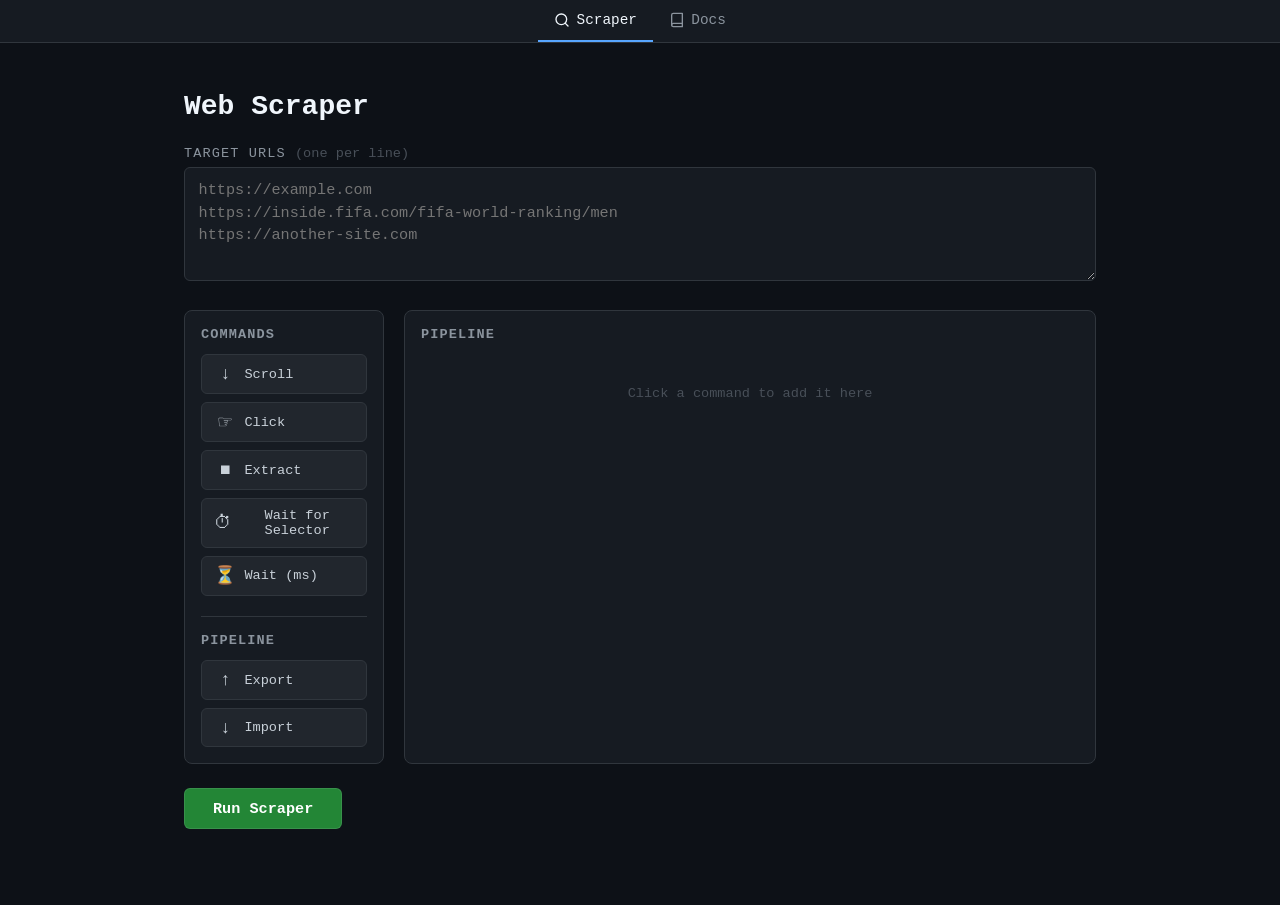
<file: templates/index.html>
<!DOCTYPE html>
<html lang="en">
<head>
  <meta charset="UTF-8">
  <meta name="viewport" content="width=device-width, initial-scale=1.0">
  <title>Web Scraper</title>
  <link rel="stylesheet" href="/static/style.css">
</head>
<body>
  <nav class="topnav">
    <a href="/" class="active">
      <svg class="nav-icon" viewBox="0 0 24 24" fill="none" stroke="currentColor" stroke-width="2" stroke-linecap="round" stroke-linejoin="round"><circle cx="11" cy="11" r="8"/><line x1="21" y1="21" x2="16.65" y2="16.65"/></svg>
      Scraper
    </a>
    <a href="/docs">
      <svg class="nav-icon" viewBox="0 0 24 24" fill="none" stroke="currentColor" stroke-width="2" stroke-linecap="round" stroke-linejoin="round"><path d="M4 19.5A2.5 2.5 0 0 1 6.5 17H20"/><path d="M6.5 2H20v20H6.5A2.5 2.5 0 0 1 4 19.5v-15A2.5 2.5 0 0 1 6.5 2z"/></svg>
      Docs
    </a>
  </nav>
  <div class="container">
    <h1>Web Scraper</h1>

    <div class="url-section">
      <label for="url-input">Target URLs <span class="label-hint">(one per line)</span></label>
      <textarea
        id="url-input"
        rows="4"
        placeholder="https://example.com&#10;https://inside.fifa.com/fifa-world-ranking/men&#10;https://another-site.com"
        spellcheck="false"
      ></textarea>
    </div>

    <div class="builder">
      <div class="palette">
        <h3>Commands</h3>
        <div class="palette-buttons">
          <button data-cmd="scroll" title="Scroll to bottom">
            <span class="cmd-icon">&#8595;</span> Scroll
          </button>
          <button data-cmd="click" title="Click element by text or selector">
            <span class="cmd-icon">&#9758;</span> Click
          </button>
          <button data-cmd="extract" title="Extract data with CSS selector">
            <span class="cmd-icon">&#9632;</span> Extract
          </button>
          <button data-cmd="wait_selector" title="Wait for element">
            <span class="cmd-icon">&#9201;</span> Wait for Selector
          </button>
          <button data-cmd="wait_timeout" title="Wait for duration">
            <span class="cmd-icon">&#9203;</span> Wait (ms)
          </button>
        </div>

        <h3 class="palette-sub">Pipeline</h3>
        <div class="palette-buttons">
          <button id="export-pipeline-btn" title="Save pipeline to file">
            <span class="cmd-icon">&#8593;</span> Export
          </button>
          <button id="import-pipeline-btn" title="Load pipeline from file">
            <span class="cmd-icon">&#8595;</span> Import
          </button>
          <input type="file" id="import-file-input" accept=".json" style="display:none">
        </div>
      </div>

      <div class="pipeline">
        <h3>Pipeline</h3>
        <div id="pipeline-list" class="pipeline-list">
          <div class="pipeline-empty">Click a command to add it here</div>
        </div>
      </div>
    </div>

    <div class="actions">
      <button id="run-btn" class="run-btn">Run Scraper</button>
      <span id="status" class="status"></span>
    </div>

    <div id="results" class="results hidden">
      <div class="results-header">
        <h3>Results</h3>
        <div class="results-actions">
          <button id="download-csv-btn" class="secondary-btn" style="display:none">Download CSV</button>
          <button id="download-zip-btn" class="secondary-btn">Download All (.zip)</button>
        </div>
      </div>
      <div id="results-list" class="results-list"></div>
    </div>
  </div>

  <script src="/static/script.js"></script>
</body>
</html>
</file>
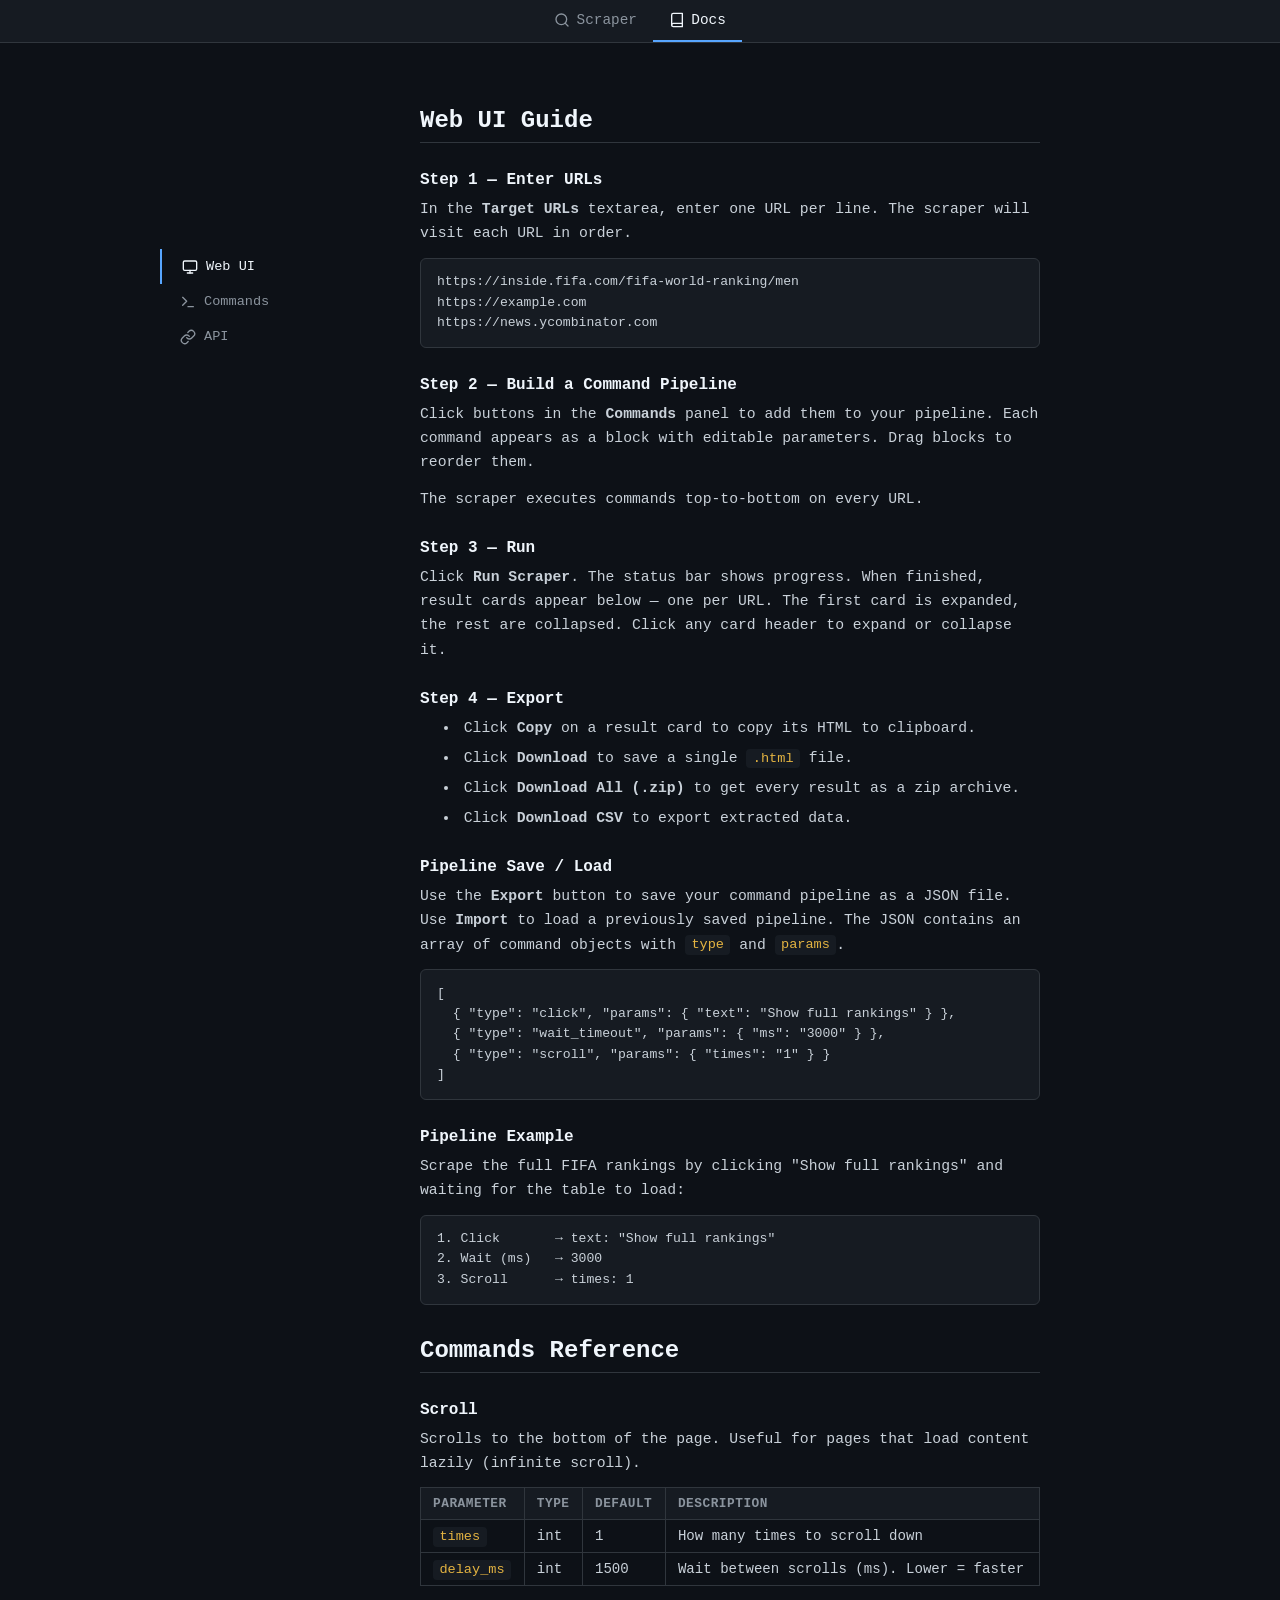
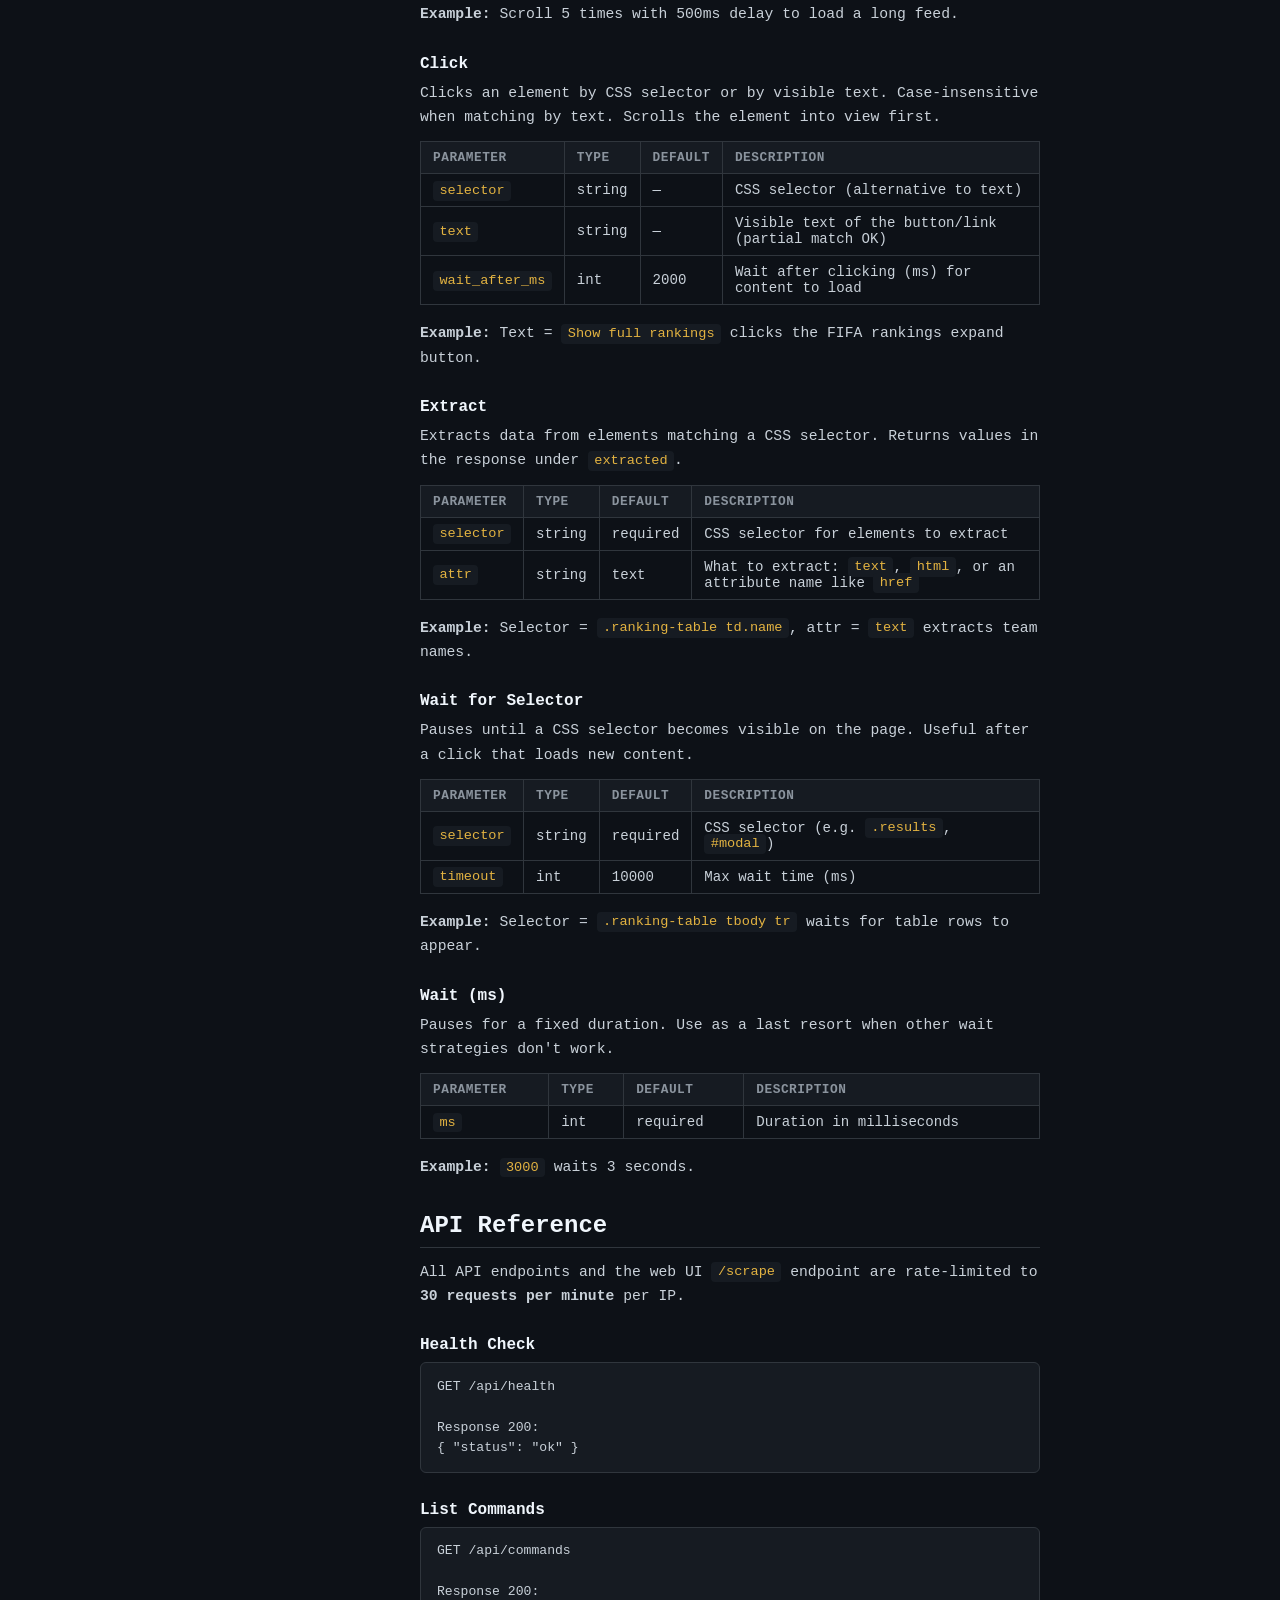
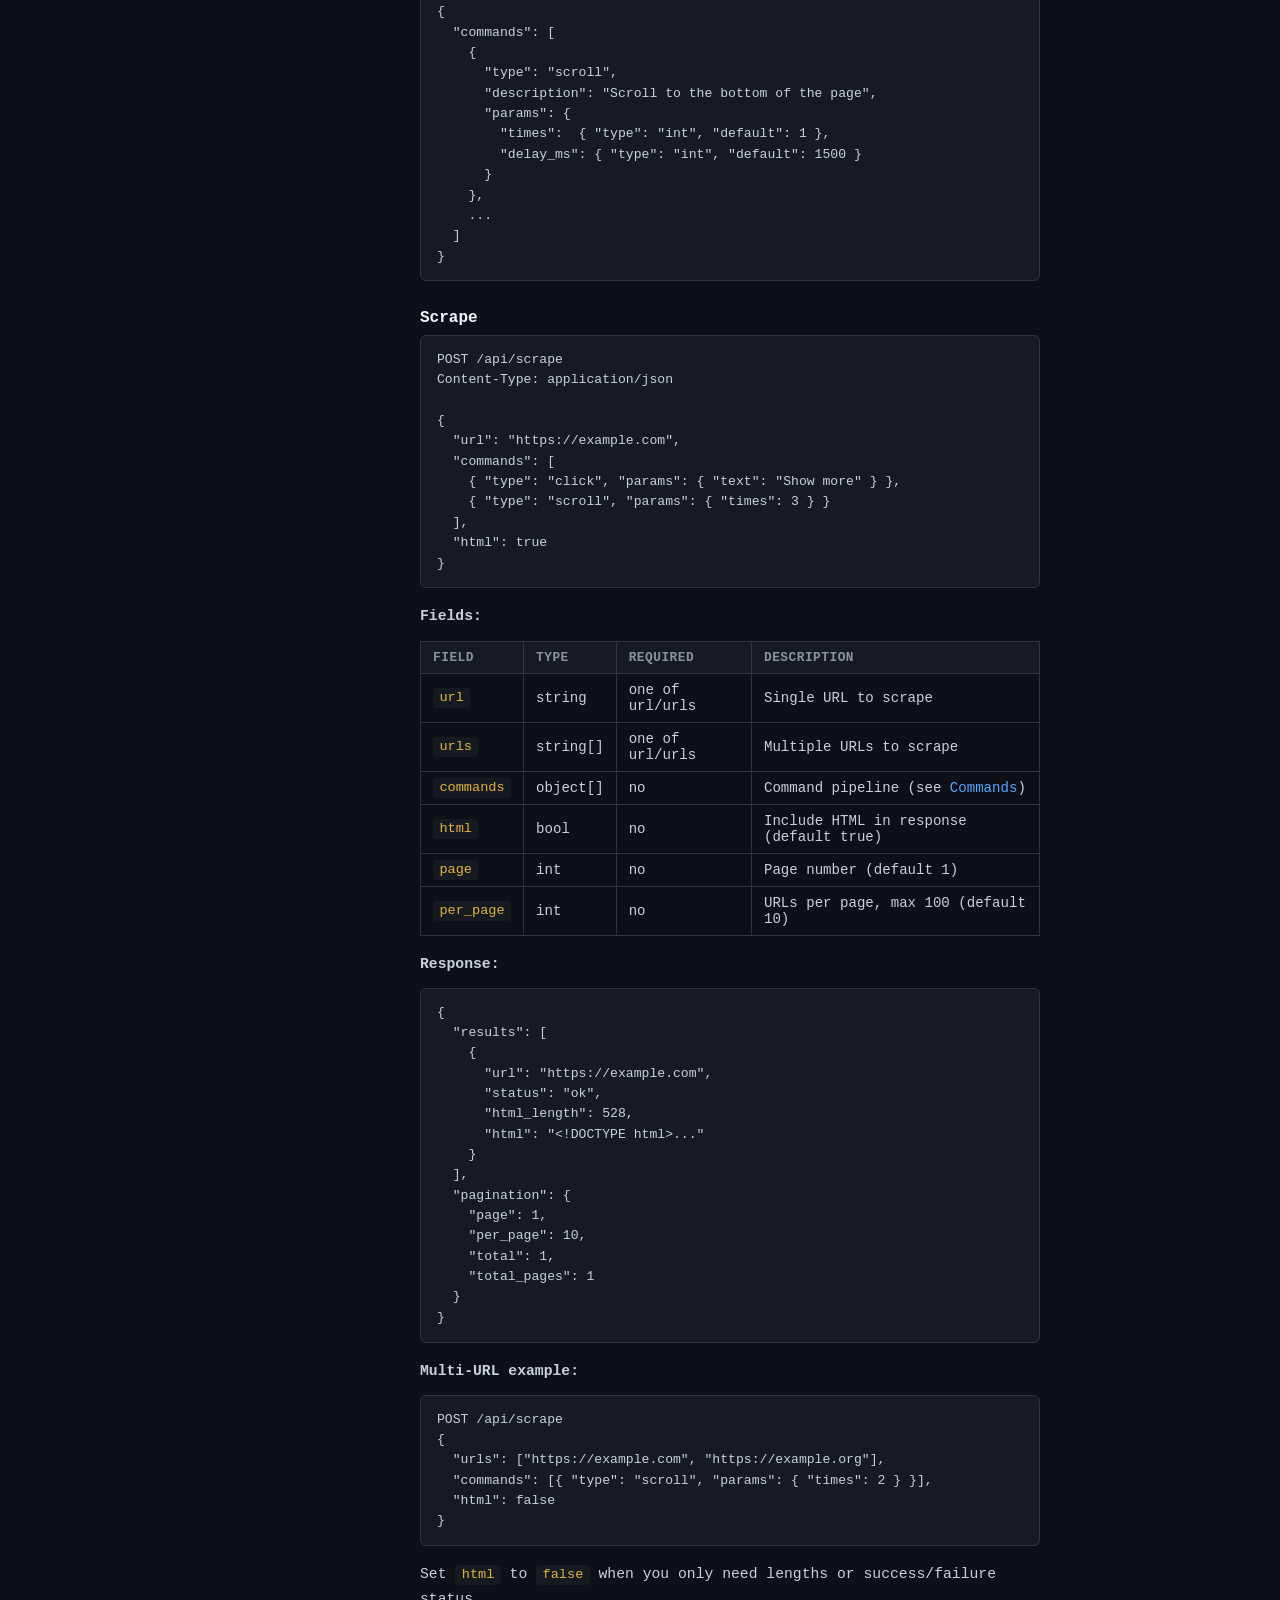
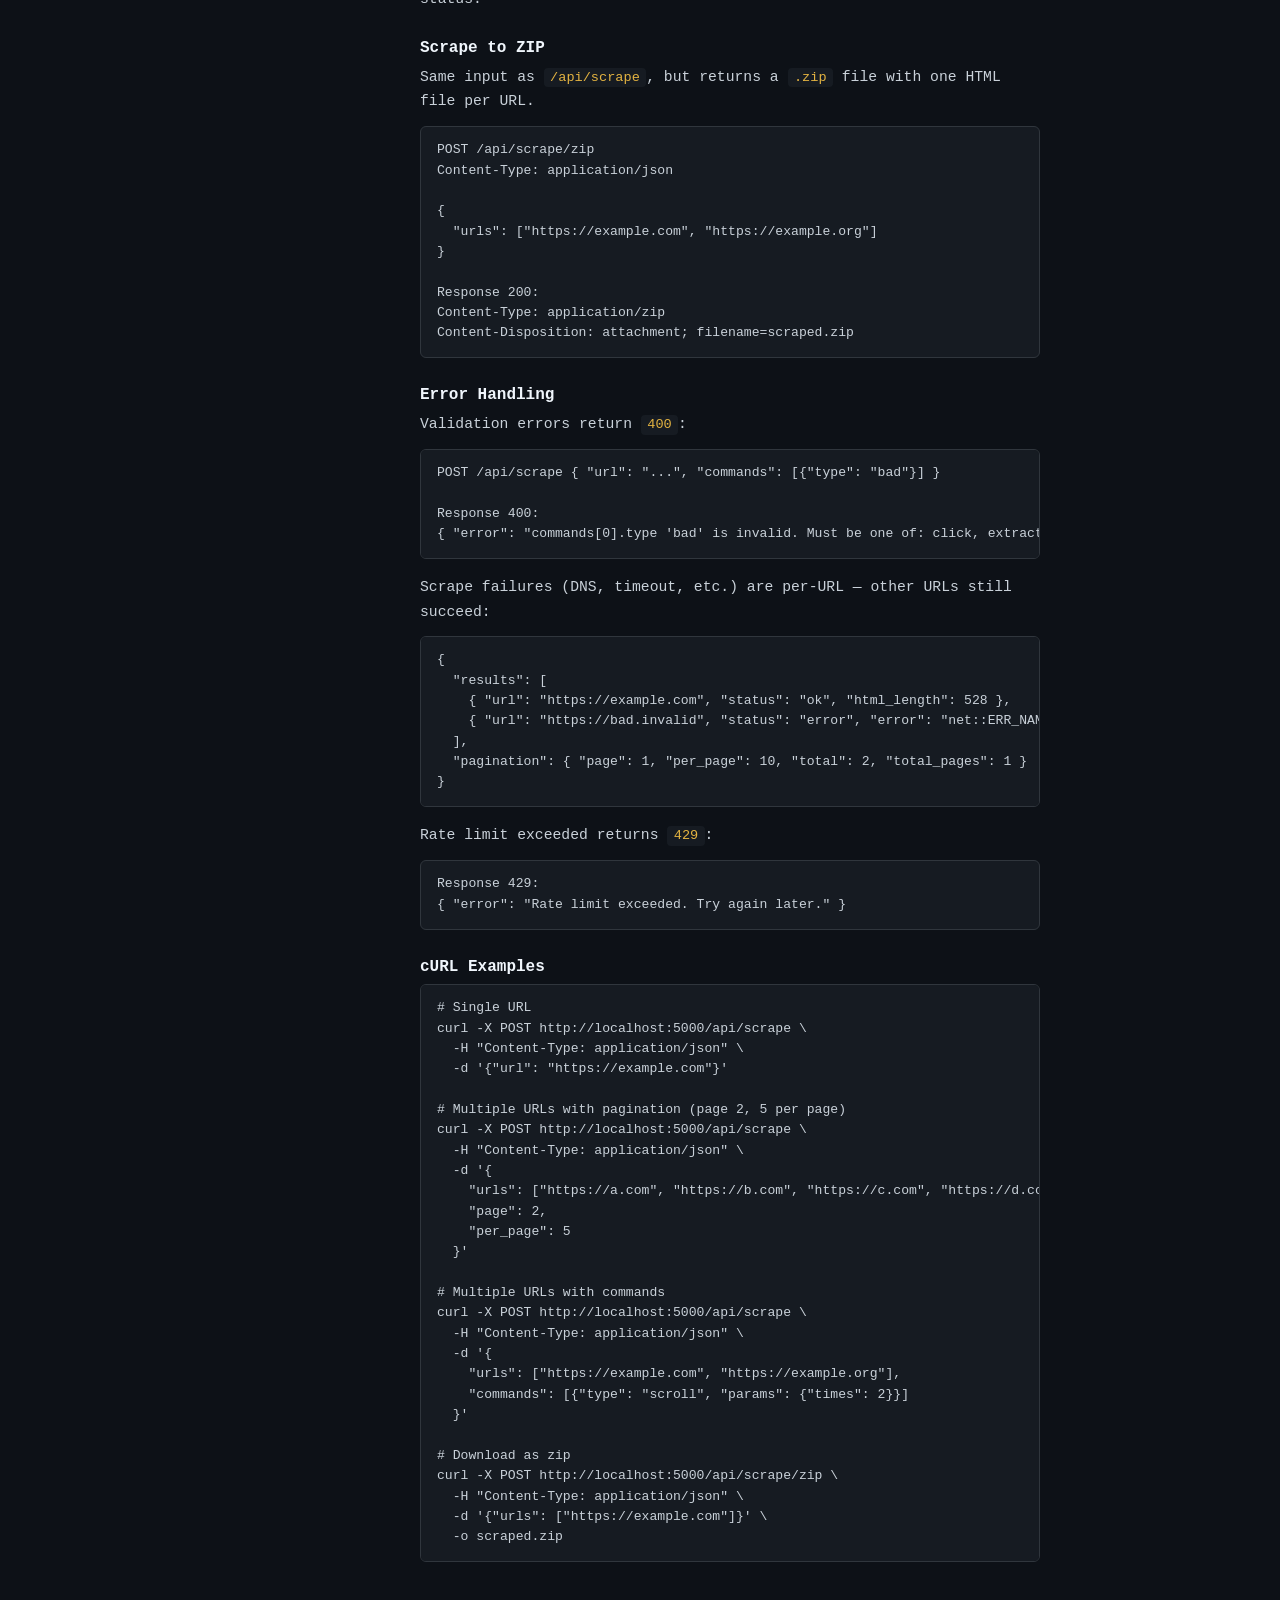
<file: templates/docs.html>
<!DOCTYPE html>
<html lang="en">
<head>
  <meta charset="UTF-8">
  <meta name="viewport" content="width=device-width, initial-scale=1.0">
  <title>Docs — Web Scraper</title>
  <link rel="stylesheet" href="/static/style.css">
</head>
<body>
  <nav class="topnav">
    <a href="/">
      <svg class="nav-icon" viewBox="0 0 24 24" fill="none" stroke="currentColor" stroke-width="2" stroke-linecap="round" stroke-linejoin="round"><circle cx="11" cy="11" r="8"/><line x1="21" y1="21" x2="16.65" y2="16.65"/></svg>
      Scraper
    </a>
    <a href="/docs" class="active">
      <svg class="nav-icon" viewBox="0 0 24 24" fill="none" stroke="currentColor" stroke-width="2" stroke-linecap="round" stroke-linejoin="round"><path d="M4 19.5A2.5 2.5 0 0 1 6.5 17H20"/><path d="M6.5 2H20v20H6.5A2.5 2.5 0 0 1 4 19.5v-15A2.5 2.5 0 0 1 6.5 2z"/></svg>
      Docs
    </a>
  </nav>

  <div class="docs-layout">
    <aside class="docs-sidebar">
      <div class="sidebar-section">
        <a href="#ui" class="sidebar-link active">
          <svg class="sidebar-icon" viewBox="0 0 24 24" fill="none" stroke="currentColor" stroke-width="2" stroke-linecap="round" stroke-linejoin="round"><rect x="2" y="3" width="20" height="14" rx="2" ry="2"/><line x1="8" y1="21" x2="16" y2="21"/><line x1="12" y1="17" x2="12" y2="21"/></svg>
          Web UI
        </a>
        <a href="#commands" class="sidebar-link">
          <svg class="sidebar-icon" viewBox="0 0 24 24" fill="none" stroke="currentColor" stroke-width="2" stroke-linecap="round" stroke-linejoin="round"><polyline points="4 17 10 11 4 5"/><line x1="12" y1="19" x2="20" y2="19"/></svg>
          Commands
        </a>
        <a href="#api" class="sidebar-link">
          <svg class="sidebar-icon" viewBox="0 0 24 24" fill="none" stroke="currentColor" stroke-width="2" stroke-linecap="round" stroke-linejoin="round"><path d="M10 13a5 5 0 0 0 7.54.54l3-3a5 5 0 0 0-7.07-7.07l-1.72 1.71"/><path d="M14 11a5 5 0 0 0-7.54-.54l-3 3a5 5 0 0 0 7.07 7.07l1.71-1.71"/></svg>
          API
        </a>
      </div>
    </aside>

    <main class="docs-content">

      <!-- ============================================================ -->
      <h1 id="ui">Web UI Guide</h1>
      <!-- ============================================================ -->

      <h3>Step 1 — Enter URLs</h3>
      <p>In the <strong>Target URLs</strong> textarea, enter one URL per line. The scraper will visit each URL in order.</p>
      <pre class="code-block">https://inside.fifa.com/fifa-world-ranking/men
https://example.com
https://news.ycombinator.com</pre>

      <h3>Step 2 — Build a Command Pipeline</h3>
      <p>Click buttons in the <strong>Commands</strong> panel to add them to your pipeline. Each command appears as a block with editable parameters. Drag blocks to reorder them.</p>
      <p>The scraper executes commands top-to-bottom on every URL.</p>

      <h3>Step 3 — Run</h3>
      <p>Click <strong>Run Scraper</strong>. The status bar shows progress. When finished, result cards appear below — one per URL. The first card is expanded, the rest are collapsed. Click any card header to expand or collapse it.</p>

      <h3>Step 4 — Export</h3>
      <ul>
        <li>Click <strong>Copy</strong> on a result card to copy its HTML to clipboard.</li>
        <li>Click <strong>Download</strong> to save a single <code>.html</code> file.</li>
        <li>Click <strong>Download All (.zip)</strong> to get every result as a zip archive.</li>
        <li>Click <strong>Download CSV</strong> to export extracted data.</li>
      </ul>

      <h3>Pipeline Save / Load</h3>
      <p>Use the <strong>Export</strong> button to save your command pipeline as a JSON file. Use <strong>Import</strong> to load a previously saved pipeline. The JSON contains an array of command objects with <code>type</code> and <code>params</code>.</p>
      <pre class="code-block">[
  { "type": "click", "params": { "text": "Show full rankings" } },
  { "type": "wait_timeout", "params": { "ms": "3000" } },
  { "type": "scroll", "params": { "times": "1" } }
]</pre>

      <h3>Pipeline Example</h3>
      <p>Scrape the full FIFA rankings by clicking "Show full rankings" and waiting for the table to load:</p>
      <pre class="code-block">1. Click       → text: "Show full rankings"
2. Wait (ms)   → 3000
3. Scroll      → times: 1</pre>

      <!-- ============================================================ -->
      <h1 id="commands">Commands Reference</h1>
      <!-- ============================================================ -->

      <h3>Scroll</h3>
      <p>Scrolls to the bottom of the page. Useful for pages that load content lazily (infinite scroll).</p>
      <table class="docs-table">
        <thead><tr><th>Parameter</th><th>Type</th><th>Default</th><th>Description</th></tr></thead>
        <tbody>
          <tr><td><code>times</code></td><td>int</td><td>1</td><td>How many times to scroll down</td></tr>
          <tr><td><code>delay_ms</code></td><td>int</td><td>1500</td><td>Wait between scrolls (ms). Lower = faster</td></tr>
        </tbody>
      </table>
      <p class="docs-example"><strong>Example:</strong> Scroll 5 times with 500ms delay to load a long feed.</p>

      <h3>Click</h3>
      <p>Clicks an element by CSS selector or by visible text. Case-insensitive when matching by text. Scrolls the element into view first.</p>
      <table class="docs-table">
        <thead><tr><th>Parameter</th><th>Type</th><th>Default</th><th>Description</th></tr></thead>
        <tbody>
          <tr><td><code>selector</code></td><td>string</td><td>—</td><td>CSS selector (alternative to text)</td></tr>
          <tr><td><code>text</code></td><td>string</td><td>—</td><td>Visible text of the button/link (partial match OK)</td></tr>
          <tr><td><code>wait_after_ms</code></td><td>int</td><td>2000</td><td>Wait after clicking (ms) for content to load</td></tr>
        </tbody>
      </table>
      <p class="docs-example"><strong>Example:</strong> Text = <code>Show full rankings</code> clicks the FIFA rankings expand button.</p>

      <h3>Extract</h3>
      <p>Extracts data from elements matching a CSS selector. Returns values in the response under <code>extracted</code>.</p>
      <table class="docs-table">
        <thead><tr><th>Parameter</th><th>Type</th><th>Default</th><th>Description</th></tr></thead>
        <tbody>
          <tr><td><code>selector</code></td><td>string</td><td>required</td><td>CSS selector for elements to extract</td></tr>
          <tr><td><code>attr</code></td><td>string</td><td>text</td><td>What to extract: <code>text</code>, <code>html</code>, or an attribute name like <code>href</code></td></tr>
        </tbody>
      </table>
      <p class="docs-example"><strong>Example:</strong> Selector = <code>.ranking-table td.name</code>, attr = <code>text</code> extracts team names.</p>

      <h3>Wait for Selector</h3>
      <p>Pauses until a CSS selector becomes visible on the page. Useful after a click that loads new content.</p>
      <table class="docs-table">
        <thead><tr><th>Parameter</th><th>Type</th><th>Default</th><th>Description</th></tr></thead>
        <tbody>
          <tr><td><code>selector</code></td><td>string</td><td>required</td><td>CSS selector (e.g. <code>.results</code>, <code>#modal</code>)</td></tr>
          <tr><td><code>timeout</code></td><td>int</td><td>10000</td><td>Max wait time (ms)</td></tr>
        </tbody>
      </table>
      <p class="docs-example"><strong>Example:</strong> Selector = <code>.ranking-table tbody tr</code> waits for table rows to appear.</p>

      <h3>Wait (ms)</h3>
      <p>Pauses for a fixed duration. Use as a last resort when other wait strategies don't work.</p>
      <table class="docs-table">
        <thead><tr><th>Parameter</th><th>Type</th><th>Default</th><th>Description</th></tr></thead>
        <tbody>
          <tr><td><code>ms</code></td><td>int</td><td>required</td><td>Duration in milliseconds</td></tr>
        </tbody>
      </table>
      <p class="docs-example"><strong>Example:</strong> <code>3000</code> waits 3 seconds.</p>

      <!-- ============================================================ -->
      <h1 id="api">API Reference</h1>
      <!-- ============================================================ -->

      <p>All API endpoints and the web UI <code>/scrape</code> endpoint are rate-limited to <strong>30 requests per minute</strong> per IP.</p>

      <h3>Health Check</h3>
      <pre class="code-block">GET /api/health

Response 200:
{ "status": "ok" }</pre>

      <h3>List Commands</h3>
      <pre class="code-block">GET /api/commands

Response 200:
{
  "commands": [
    {
      "type": "scroll",
      "description": "Scroll to the bottom of the page",
      "params": {
        "times":  { "type": "int", "default": 1 },
        "delay_ms": { "type": "int", "default": 1500 }
      }
    },
    ...
  ]
}</pre>

      <h3>Scrape</h3>
      <pre class="code-block">POST /api/scrape
Content-Type: application/json

{
  "url": "https://example.com",
  "commands": [
    { "type": "click", "params": { "text": "Show more" } },
    { "type": "scroll", "params": { "times": 3 } }
  ],
  "html": true
}</pre>
      <p><strong>Fields:</strong></p>
      <table class="docs-table">
        <thead><tr><th>Field</th><th>Type</th><th>Required</th><th>Description</th></tr></thead>
        <tbody>
          <tr><td><code>url</code></td><td>string</td><td>one of url/urls</td><td>Single URL to scrape</td></tr>
          <tr><td><code>urls</code></td><td>string[]</td><td>one of url/urls</td><td>Multiple URLs to scrape</td></tr>
          <tr><td><code>commands</code></td><td>object[]</td><td>no</td><td>Command pipeline (see <a href="#commands">Commands</a>)</td></tr>
          <tr><td><code>html</code></td><td>bool</td><td>no</td><td>Include HTML in response (default true)</td></tr>
          <tr><td><code>page</code></td><td>int</td><td>no</td><td>Page number (default 1)</td></tr>
          <tr><td><code>per_page</code></td><td>int</td><td>no</td><td>URLs per page, max 100 (default 10)</td></tr>
        </tbody>
      </table>

      <p><strong>Response:</strong></p>
      <pre class="code-block">{
  "results": [
    {
      "url": "https://example.com",
      "status": "ok",
      "html_length": 528,
      "html": "&lt;!DOCTYPE html&gt;..."
    }
  ],
  "pagination": {
    "page": 1,
    "per_page": 10,
    "total": 1,
    "total_pages": 1
  }
}</pre>

      <p><strong>Multi-URL example:</strong></p>
      <pre class="code-block">POST /api/scrape
{
  "urls": ["https://example.com", "https://example.org"],
  "commands": [{ "type": "scroll", "params": { "times": 2 } }],
  "html": false
}</pre>
      <p>Set <code>html</code> to <code>false</code> when you only need lengths or success/failure status.</p>

      <h3>Scrape to ZIP</h3>
      <p>Same input as <code>/api/scrape</code>, but returns a <code>.zip</code> file with one HTML file per URL.</p>
      <pre class="code-block">POST /api/scrape/zip
Content-Type: application/json

{
  "urls": ["https://example.com", "https://example.org"]
}

Response 200:
Content-Type: application/zip
Content-Disposition: attachment; filename=scraped.zip</pre>

      <h3>Error Handling</h3>
      <p>Validation errors return <code>400</code>:</p>
      <pre class="code-block">POST /api/scrape { "url": "...", "commands": [{"type": "bad"}] }

Response 400:
{ "error": "commands[0].type 'bad' is invalid. Must be one of: click, extract, scroll, wait_selector, wait_timeout" }</pre>
      <p>Scrape failures (DNS, timeout, etc.) are per-URL — other URLs still succeed:</p>
      <pre class="code-block">{
  "results": [
    { "url": "https://example.com", "status": "ok", "html_length": 528 },
    { "url": "https://bad.invalid", "status": "error", "error": "net::ERR_NAME_NOT_RESOLVED" }
  ],
  "pagination": { "page": 1, "per_page": 10, "total": 2, "total_pages": 1 }
}</pre>
      <p>Rate limit exceeded returns <code>429</code>:</p>
      <pre class="code-block">Response 429:
{ "error": "Rate limit exceeded. Try again later." }</pre>

      <h3>cURL Examples</h3>
      <pre class="code-block"># Single URL
curl -X POST http://localhost:5000/api/scrape \
  -H "Content-Type: application/json" \
  -d '{"url": "https://example.com"}'

# Multiple URLs with pagination (page 2, 5 per page)
curl -X POST http://localhost:5000/api/scrape \
  -H "Content-Type: application/json" \
  -d '{
    "urls": ["https://a.com", "https://b.com", "https://c.com", "https://d.com", "https://e.com", "https://f.com"],
    "page": 2,
    "per_page": 5
  }'

# Multiple URLs with commands
curl -X POST http://localhost:5000/api/scrape \
  -H "Content-Type: application/json" \
  -d '{
    "urls": ["https://example.com", "https://example.org"],
    "commands": [{"type": "scroll", "params": {"times": 2}}]
  }'

# Download as zip
curl -X POST http://localhost:5000/api/scrape/zip \
  -H "Content-Type: application/json" \
  -d '{"urls": ["https://example.com"]}' \
  -o scraped.zip</pre>

    </main>
  </div>

  <script>
    document.querySelectorAll('.sidebar-link').forEach(link => {
      link.addEventListener('click', () => {
        document.querySelectorAll('.sidebar-link').forEach(l => l.classList.remove('active'));
        link.classList.add('active');
      });
    });
    if (window.location.hash) {
      const active = document.querySelector('.sidebar-link[href="' + window.location.hash + '"]');
      if (active) {
        document.querySelectorAll('.sidebar-link').forEach(l => l.classList.remove('active'));
        active.classList.add('active');
      }
    }
  </script>
</body>
</html>
</file>
<file: static/style.css>
*,
*::before,
*::after {
  box-sizing: border-box;
  margin: 0;
  padding: 0;
}

body {
  font-family: -apple-system, BlinkMacSystemFont, "Segoe UI", Roboto, monospace;
  background: #0d1117;
  color: #c9d1d9;
  min-height: 100vh;
}

/* Top nav */
.topnav {
  display: flex;
  justify-content: center;
  gap: 0;
  background: #161b22;
  border-bottom: 1px solid #30363d;
  padding: 0 1.5rem;
  position: sticky;
  top: 0;
  z-index: 100;
}

.topnav a {
  display: flex;
  align-items: center;
  gap: 0.4rem;
  padding: 0.75rem 1rem;
  color: #8b949e;
  text-decoration: none;
  font-size: 0.9rem;
  font-weight: 500;
  border-bottom: 2px solid transparent;
  transition:
    color 0.15s,
    border-color 0.15s;
}

.topnav a:hover {
  color: #c9d1d9;
}

.topnav a.active {
  color: #f0f6fc;
  border-bottom-color: #58a6ff;
}

.nav-icon {
  width: 16px;
  height: 16px;
  flex-shrink: 0;
}

.container {
  max-width: 960px;
  margin: 0 auto;
  padding: 3rem 1.5rem;
}

h1 {
  font-size: 1.75rem;
  color: #f0f6fc;
  margin-bottom: 1.5rem;
  font-weight: 600;
}

h3 {
  font-size: 0.85rem;
  text-transform: uppercase;
  letter-spacing: 0.08em;
  color: #8b949e;
  margin-bottom: 0.75rem;
}

/* URL input */
.url-section {
  margin-bottom: 1.5rem;
}

.url-section label {
  display: block;
  font-size: 0.85rem;
  color: #8b949e;
  margin-bottom: 0.4rem;
  text-transform: uppercase;
  letter-spacing: 0.08em;
}

.label-hint {
  text-transform: none;
  letter-spacing: normal;
  color: #484f58;
}

#url-input {
  width: 100%;
  padding: 0.65rem 0.85rem;
  background: #161b22;
  border: 1px solid #30363d;
  border-radius: 6px;
  color: #f0f6fc;
  font-size: 0.95rem;
  font-family: "SF Mono", "Fira Code", monospace;
  outline: none;
  transition: border-color 0.15s;
  resize: vertical;
  line-height: 1.5;
}

#url-input:focus {
  border-color: #58a6ff;
}

/* Builder layout */
.builder {
  display: grid;
  grid-template-columns: 200px 1fr;
  gap: 1.25rem;
  margin-bottom: 1.5rem;
}

@media (max-width: 640px) {
  .builder {
    grid-template-columns: 1fr;
  }
}

/* Palette */
.palette {
  background: #161b22;
  border: 1px solid #30363d;
  border-radius: 8px;
  padding: 1rem;
}

.palette-sub {
  margin-top: 1.25rem;
  border-top: 1px solid #30363d;
  padding-top: 1rem;
}

.palette-buttons {
  display: flex;
  flex-direction: column;
  gap: 0.5rem;
}

.palette-buttons button {
  display: flex;
  align-items: center;
  gap: 0.5rem;
  padding: 0.55rem 0.75rem;
  background: #21262d;
  border: 1px solid #30363d;
  border-radius: 6px;
  color: #c9d1d9;
  font-size: 0.85rem;
  cursor: pointer;
  transition:
    background 0.15s,
    border-color 0.15s;
  font-family: inherit;
}

.palette-buttons button:hover {
  background: #30363d;
  border-color: #58a6ff;
}

.cmd-icon {
  font-size: 1.1rem;
  width: 1.4rem;
  text-align: center;
}

/* Pipeline */
.pipeline {
  background: #161b22;
  border: 1px solid #30363d;
  border-radius: 8px;
  padding: 1rem;
  min-height: 200px;
}

.pipeline-list {
  display: flex;
  flex-direction: column;
  gap: 0.5rem;
}

.pipeline-empty {
  color: #484f58;
  font-size: 0.85rem;
  text-align: center;
  padding: 2rem 0;
}

/* Command block */
.cmd-block {
  display: flex;
  align-items: center;
  gap: 0.6rem;
  padding: 0.6rem 0.75rem;
  background: #0d1117;
  border: 1px solid #30363d;
  border-radius: 6px;
  transition: border-color 0.15s;
}

.cmd-block:hover {
  border-color: #58a6ff;
}

.cmd-drag {
  cursor: grab;
  color: #484f58;
  font-size: 1.1rem;
  user-select: none;
  padding: 0 0.15rem;
}

.cmd-drag:active {
  cursor: grabbing;
}

.cmd-drag.dragging {
  opacity: 0.4;
}

.cmd-block.drag-over {
  border-color: #58a6ff;
  background: #161b22;
}

.cmd-label {
  font-size: 0.8rem;
  font-weight: 600;
  color: #58a6ff;
  min-width: 7.5rem;
  text-transform: capitalize;
}

.cmd-params {
  display: flex;
  gap: 0.5rem;
  flex: 1;
}

.cmd-params input {
  flex: 1;
  min-width: 0;
  padding: 0.35rem 0.55rem;
  background: #161b22;
  border: 1px solid #30363d;
  border-radius: 4px;
  color: #c9d1d9;
  font-size: 0.82rem;
  font-family: "SF Mono", "Fira Code", monospace;
  outline: none;
}

.cmd-params input:focus {
  border-color: #58a6ff;
}

.cmd-params input::placeholder {
  color: #484f58;
}

.cmd-remove {
  background: none;
  border: none;
  color: #f85149;
  font-size: 1.1rem;
  cursor: pointer;
  padding: 0.2rem 0.35rem;
  border-radius: 4px;
  opacity: 0.6;
  transition:
    opacity 0.15s,
    background 0.15s;
}

.cmd-remove:hover {
  opacity: 1;
  background: rgba(248, 81, 73, 0.1);
}

/* Actions */
.actions {
  display: flex;
  align-items: center;
  gap: 1rem;
  margin-bottom: 1.5rem;
}

.run-btn {
  padding: 0.65rem 1.75rem;
  background: #238636;
  border: 1px solid rgba(240, 246, 252, 0.1);
  border-radius: 6px;
  color: #fff;
  font-size: 0.95rem;
  font-weight: 600;
  cursor: pointer;
  transition: background 0.15s;
  font-family: inherit;
}

.run-btn:hover {
  background: #2ea043;
}

.run-btn:disabled {
  background: #21262d;
  color: #484f58;
  cursor: not-allowed;
}

.status {
  font-size: 0.85rem;
  color: #8b949e;
}

.status.loading {
  color: #58a6ff;
}

.status.error {
  color: #f85149;
}

.status.success {
  color: #3fb950;
}

/* Results */
.results {
  background: #161b22;
  border: 1px solid #30363d;
  border-radius: 8px;
  overflow: hidden;
}

.results.hidden {
  display: none;
}

.results-header {
  display: flex;
  justify-content: space-between;
  align-items: center;
  padding: 0.75rem 1rem;
  border-bottom: 1px solid #30363d;
}

.results-header h3 {
  margin: 0;
}

.results-actions {
  display: flex;
  gap: 0.5rem;
}

.results-list {
  display: flex;
  flex-direction: column;
}

.secondary-btn {
  padding: 0.4rem 0.85rem;
  background: #21262d;
  border: 1px solid #30363d;
  border-radius: 6px;
  color: #c9d1d9;
  font-size: 0.8rem;
  cursor: pointer;
  transition: background 0.15s;
  font-family: inherit;
}

.secondary-btn:hover {
  background: #30363d;
}

/* Result card */
.result-card {
  border-bottom: 1px solid #30363d;
}

.result-card:last-child {
  border-bottom: none;
}

.result-card-header {
  display: flex;
  align-items: center;
  padding: 0.75rem 1rem;
  gap: 0.6rem;
  cursor: pointer;
  user-select: none;
  transition: background 0.1s;
}

.result-card-header:hover {
  background: #161b22;
}

.result-chevron {
  font-size: 0.65rem;
  color: #8b949e;
  flex-shrink: 0;
  transition: transform 0.15s;
}

.result-url {
  font-size: 0.85rem;
  font-family: "SF Mono", "Fira Code", monospace;
  color: #58a6ff;
  overflow: hidden;
  text-overflow: ellipsis;
  white-space: nowrap;
  flex: 1;
  min-width: 0;
}

.result-card-actions {
  display: flex;
  gap: 0.4rem;
  flex-shrink: 0;
  margin-left: auto;
}

.result-error {
  padding: 0.5rem 1rem 0.75rem;
  font-size: 0.82rem;
  color: #f85149;
  font-family: "SF Mono", "Fira Code", monospace;
}

.result-card .html-output {
  border-top: 1px solid #30363d;
}

.html-output {
  padding: 1rem;
  max-height: 500px;
  overflow: auto;
  font-size: 0.78rem;
  line-height: 1.5;
  color: #c9d1d9;
  white-space: pre-wrap;
  word-break: break-all;
  background: #0d1117;
  margin: 0;
}

/* Docs layout */
.docs-layout {
  display: flex;
  max-width: 960px;
  margin: 0 auto;
  min-height: calc(100vh - 45px);
}

.docs-sidebar {
  width: 220px;
  flex-shrink: 0;
  position: sticky;
  top: 25vh;
  height: 100vh;
  padding: 1.5rem 0;
}

.sidebar-section {
  display: flex;
  flex-direction: column;
}

.sidebar-link {
  display: flex;
  align-items: center;
  gap: 0.5rem;
  padding: 0.6rem 1.25rem;
  color: #8b949e;
  text-decoration: none;
  font-size: 0.85rem;
  font-weight: 500;
  transition:
    color 0.15s,
    background 0.15s;
}

.sidebar-link:hover {
  color: #c9d1d9;
}

.sidebar-link.active {
  color: #f0f6fc;
  border-left: 2px solid #58a6ff;
}

.sidebar-icon {
  width: 16px;
  height: 16px;
  flex-shrink: 0;
}

.docs-content {
  flex: 1;
  max-width: 700px;
  padding: 4rem 2.5rem;
}

/* Docs content */
.docs-content h1 {
  font-size: 1.5rem;
  color: #f0f6fc;
  margin: 2rem 0 0.75rem;
  padding-bottom: 0.5rem;
  border-bottom: 1px solid #30363d;
}

.docs-content h1:first-of-type {
  margin-top: 0;
}

.docs-content h3 {
  font-size: 1rem;
  text-transform: none;
  letter-spacing: normal;
  color: #f0f6fc;
  margin: 1.75rem 0 0.5rem;
}

.docs-content p {
  font-size: 0.92rem;
  line-height: 1.65;
  margin-bottom: 0.75rem;
  color: #c9d1d9;
}

.docs-content ul {
  padding-left: 1.5rem;
  margin-bottom: 0.75rem;
  list-style-position: inside;
}

.docs-content li {
  font-size: 0.92rem;
  line-height: 1.65;
  margin-bottom: 0.35rem;
  color: #c9d1d9;
}

.docs-content code {
  background: #161b22;
  padding: 0.15rem 0.4rem;
  border-radius: 4px;
  font-size: 0.85rem;
  color: #e3b341;
}

.docs-content a {
  color: #58a6ff;
  text-decoration: none;
}

.docs-content a:hover {
  text-decoration: underline;
}

.code-block {
  display: block;
  background: #161b22;
  border: 1px solid #30363d;
  border-radius: 6px;
  padding: 0.85rem 1rem;
  font-size: 0.82rem;
  line-height: 1.55;
  color: #c9d1d9;
  white-space: pre;
  overflow-x: auto;
  margin-bottom: 1rem;
}

.docs-table {
  width: 100%;
  border-collapse: collapse;
  margin-bottom: 1rem;
  font-size: 0.88rem;
}

.docs-table th,
.docs-table td {
  text-align: left;
  padding: 0.5rem 0.75rem;
  border: 1px solid #30363d;
}

.docs-table th {
  background: #161b22;
  color: #8b949e;
  font-weight: 600;
  font-size: 0.8rem;
  text-transform: uppercase;
  letter-spacing: 0.04em;
}

.docs-table td {
  background: #0d1117;
}

.docs-example {
  font-size: 0.88rem;
  color: #8b949e;
  margin-bottom: 1.5rem;
}

/* Extracted data */
.result-extracted {
  border-top: 1px solid #30363d;
  padding: 0.75rem 1rem;
}

.extracted-section {
  margin-bottom: 0.5rem;
}

.extracted-section:last-child {
  margin-bottom: 0;
}

.extracted-title {
  font-size: 0.78rem;
  color: #3fb950;
  font-weight: 600;
  margin-bottom: 0.3rem;
}

.extracted-values {
  background: #0d1117;
  border: 1px solid #30363d;
  border-radius: 4px;
  padding: 0.5rem 0.75rem;
  font-size: 0.78rem;
  line-height: 1.5;
  color: #c9d1d9;
  white-space: pre-wrap;
  margin: 0;
  max-height: 200px;
  overflow: auto;
}
</file>
